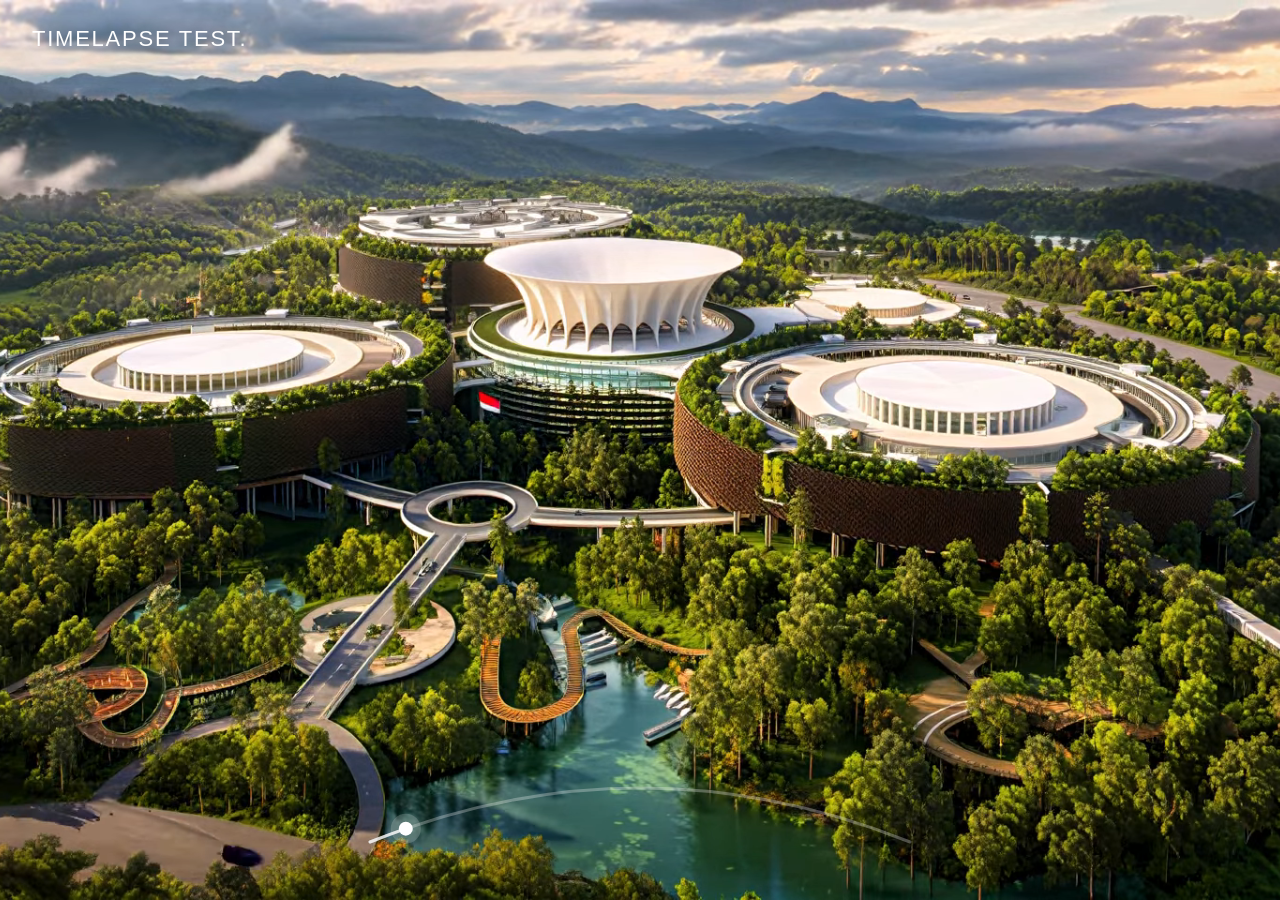
<file: index.html>
<!DOCTYPE html>
<html lang="id">
<head>
<meta charset="UTF-8">
<meta name="viewport" content="width=device-width, initial-scale=1, viewport-fit=cover">
<title>TIMELAPSE TEST.</title>
<link rel="stylesheet" href="css/style.css">
</head>
<body class="landing">

<video class="bg" id="video" autoplay muted loop playsinline preload="auto"></video>
<canvas class="stage" id="stage"></canvas>

<h1 class="title" id="title"></h1>

<div class="arc" id="arc" role="slider" tabindex="0"
     aria-label="Posisi video" aria-valuemin="0" aria-valuemax="100" aria-valuenow="0">
  <svg viewBox="0 0 600 130" aria-hidden="true">
    <path id="path" class="track" d="M 30 100 Q 300 -8 570 100" />
    <path id="fill" class="fill" d="M 30 100 Q 300 -8 570 100" pathLength="1" stroke-dasharray="0 1" />
    <path class="hit" d="M 30 100 Q 300 -8 570 100" />
    <g id="thumb">
      <circle class="wave" r="30" />
      <circle class="wave" r="30" />
      <circle class="wave" r="30" />
      <circle class="halo" r="15" />
      <circle class="dot" r="7" />
    </g>
  </svg>
</div>

<script src="js/content.js"></script>
<script>
(function () {
  var C = window.STRIP_CONTENT;
  var S = Object.assign({
    dashColor: '#fff', dashWidth: 2, dash: [10, 8], dashSpeed: 40,
    lift: 0.05, ease: 0.14, shadowBlur: 40, shadowAlpha: 0.45
  }, C.style);
  var VW = C.videoSize[0], VH = C.videoSize[1];

  var video = document.getElementById('video');
  video.src = C.video;
  document.getElementById('title').textContent = C.title;
  document.title = C.title;

  /* ================= Slider arc ================= */
  var arc = document.getElementById('arc');
  var svg = arc.querySelector('svg');
  var path = document.getElementById('path');
  var fill = document.getElementById('fill');
  var thumb = document.getElementById('thumb');
  var len = path.getTotalLength();
  var N = 240, samples = [];
  for (var i = 0; i <= N; i++) samples.push(path.getPointAtLength(len * i / N));
  var dragging = false, wasPlaying = true, t = 0;

  function renderArc(p) {
    t = Math.max(0, Math.min(1, p));
    var pt = path.getPointAtLength(len * t);
    thumb.setAttribute('transform', 'translate(' + pt.x + ' ' + pt.y + ')');
    fill.setAttribute('stroke-dasharray', t + ' 1');
    arc.setAttribute('aria-valuenow', Math.round(t * 100));
  }
  function nearest(e) {
    var m = svg.getScreenCTM().inverse();
    var p = svg.createSVGPoint(); p.x = e.clientX; p.y = e.clientY;
    p = p.matrixTransform(m);
    var best = 0, bd = Infinity;
    for (var i = 0; i <= N; i++) {
      var dx = samples[i].x - p.x, dy = samples[i].y - p.y, d = dx * dx + dy * dy;
      if (d < bd) { bd = d; best = i; }
    }
    return best / N;
  }
  function seek(p) {
    renderArc(p);
    if (video.duration) video.currentTime = t * video.duration;
  }
  svg.addEventListener('pointerdown', function (e) {
    dragging = true; wasPlaying = !video.paused; video.pause();
    arc.classList.add('drag'); svg.setPointerCapture(e.pointerId); seek(nearest(e));
  });
  svg.addEventListener('pointermove', function (e) { if (dragging) seek(nearest(e)); });
  function endDrag() {
    if (!dragging) return;
    dragging = false; arc.classList.remove('drag');
    if (wasPlaying) video.play().catch(function () {});
  }
  svg.addEventListener('pointerup', endDrag);
  svg.addEventListener('pointercancel', endDrag);
  arc.addEventListener('keydown', function (e) {
    var step = e.shiftKey ? 0.1 : 0.02;
    if (e.key === 'ArrowRight' || e.key === 'ArrowUp')   { seek(t + step); e.preventDefault(); }
    if (e.key === 'ArrowLeft'  || e.key === 'ArrowDown') { seek(t - step); e.preventDefault(); }
    if (e.key === 'Home') { seek(0); e.preventDefault(); }
    if (e.key === 'End')  { seek(1); e.preventDefault(); }
  });
  renderArc(0);

  /* ================= Area strip ================= */
  var canvas = document.getElementById('stage');
  var ctx = canvas.getContext('2d');
  var W = 0, H = 0;

  var areas = (C.areas || []).filter(function (a) { return a.points && a.points.length >= 3; })
    .map(function (a) {
      var cx = 0, cy = 0;
      a.points.forEach(function (p) { cx += p[0]; cy += p[1]; });
      return { id: a.id, name: a.name, points: a.points,
               cx: cx / a.points.length, cy: cy / a.points.length, k: 0 };
    });

  function resize() {
    var dpr = window.devicePixelRatio || 1;
    W = window.innerWidth; H = window.innerHeight;
    canvas.width = Math.round(W * dpr); canvas.height = Math.round(H * dpr);
    ctx.setTransform(dpr, 0, 0, dpr, 0, 0);
  }
  window.addEventListener('resize', resize);
  resize();

  // Sama seperti object-fit: cover
  function cover() {
    var s = Math.max(W / VW, H / VH);
    return { s: s, ox: (W - VW * s) / 2, oy: (H - VH * s) / 2 };
  }

  function inside(pt, poly) {
    var x = pt[0], y = pt[1], c = false;
    for (var i = 0, j = poly.length - 1; i < poly.length; j = i++) {
      var xi = poly[i][0], yi = poly[i][1], xj = poly[j][0], yj = poly[j][1];
      if ((yi > y) !== (yj > y) && x < (xj - xi) * (y - yi) / (yj - yi) + xi) c = !c;
    }
    return c;
  }
  function hitTest(clientX, clientY) {
    var m = cover();
    var v = [(clientX - m.ox) / m.s, (clientY - m.oy) / m.s];
    for (var i = areas.length - 1; i >= 0; i--) if (inside(v, areas[i].points)) return areas[i];
    return null;
  }

  var hover = null, pinned = null;

  document.addEventListener('pointermove', function (e) {
    if (e.pointerType !== 'mouse') return;
    if (e.target.closest && e.target.closest('.arc')) { hover = null; }
    else { hover = hitTest(e.clientX, e.clientY); }
    document.documentElement.style.cursor = hover ? 'pointer' : '';
  });
  document.addEventListener('pointerleave', function () { hover = null; });
  document.addEventListener('pointerdown', function (e) {
    if (e.pointerType === 'mouse') return;            // sentuh/pen: tap untuk menyalakan
    if (e.target.closest && e.target.closest('.arc')) return;
    var hit = hitTest(e.clientX, e.clientY);
    pinned = (hit && hit !== pinned) ? hit : null;
  });

  function tracePath(P) {
    ctx.beginPath();
    ctx.moveTo(P[0][0], P[0][1]);
    for (var i = 1; i < P.length; i++) ctx.lineTo(P[i][0], P[i][1]);
    ctx.closePath();
  }

  function drawArea(a, m, now) {
    var k = a.k, e = k * k * (3 - 2 * k);              // smoothstep
    var sc = 1 + S.lift * e;
    var cx = m.ox + a.cx * m.s, cy = m.oy + a.cy * m.s;
    var Q = a.points.map(function (p) {
      var x = m.ox + p[0] * m.s, y = m.oy + p[1] * m.s;
      return [cx + (x - cx) * sc, cy + (y - cy) * sc];
    });

    // bayangan
    ctx.save();
    ctx.shadowColor = 'rgba(0,0,0,' + (S.shadowAlpha * e) + ')';
    ctx.shadowBlur = S.shadowBlur * e;
    ctx.shadowOffsetY = 12 * e;
    tracePath(Q); ctx.fillStyle = '#000'; ctx.fill();
    ctx.restore();

    // video terpotong + diperbesar
    ctx.save();
    tracePath(Q); ctx.clip();
    ctx.translate(cx, cy); ctx.scale(sc, sc); ctx.translate(-cx, -cy);
    ctx.drawImage(video, m.ox, m.oy, VW * m.s, VH * m.s);
    ctx.restore();

    // garis putus-putus bergerak
    ctx.save();
    tracePath(Q);
    ctx.setLineDash(S.dash);
    ctx.lineDashOffset = -(now / 1000) * S.dashSpeed;
    ctx.lineWidth = S.dashWidth;
    ctx.lineJoin = 'round';
    ctx.strokeStyle = S.dashColor;
    ctx.globalAlpha = e;
    ctx.stroke();
    ctx.restore();
  }

  function frame(now) {
    ctx.clearRect(0, 0, W, H);
    var m = cover();
    for (var i = 0; i < areas.length; i++) {
      var a = areas[i];
      var target = (a === hover || a === pinned) ? 1 : 0;
      a.k += (target - a.k) * S.ease;
      if (Math.abs(target - a.k) < 0.002) a.k = target;
      if (a.k > 0) drawArea(a, m, now);
    }
    if (!dragging && video.duration) renderArc(video.currentTime / video.duration);
    requestAnimationFrame(frame);
  }
  requestAnimationFrame(frame);

  video.play().catch(function () {});
})();
</script>
</body>
</html>
</file>
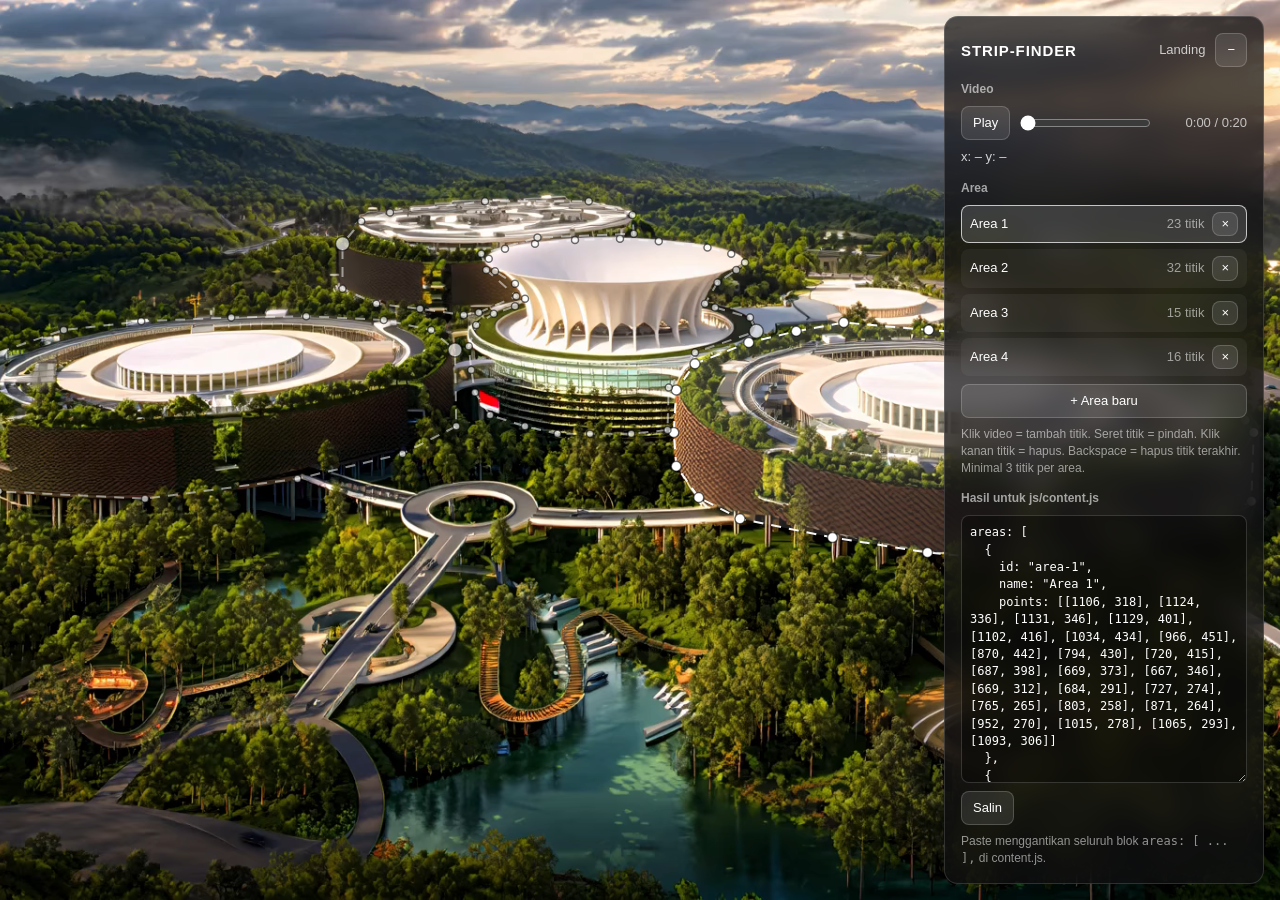
<file: strip-finder.html>
<!DOCTYPE html>
<html lang="id">
<head>
<meta charset="UTF-8">
<meta name="viewport" content="width=device-width, initial-scale=1, viewport-fit=cover">
<title>Strip Finder</title>
<link rel="stylesheet" href="css/style.css">
</head>
<body class="finder">

<video class="bg" id="video" muted loop playsinline preload="auto"></video>
<canvas class="stage" id="stage"></canvas>

<aside class="panel" id="panel">
  <div class="panel-head">
    <h1>STRIP-FINDER</h1>
    <div class="links">
      <a href="index.html">Landing</a>
      <button id="collapse" type="button" aria-label="Ciutkan panel">−</button>
    </div>
  </div>

  <section>
    <h2>Video</h2>
    <div class="row">
      <button id="play" type="button">Play</button>
      <input id="seek" type="range" min="0" max="1000" value="0" step="1" aria-label="Posisi video">
      <span class="time" id="time">0:00 / 0:00</span>
    </div>
    <div class="readout" id="readout">x: –  y: –</div>
  </section>

  <section>
    <h2>Area</h2>
    <div class="areas" id="areas"></div>
    <button id="addArea" type="button">+ Area baru</button>
    <p class="hint">Klik video = tambah titik. Seret titik = pindah. Klik kanan titik = hapus. Backspace = hapus titik terakhir. Minimal 3 titik per area.</p>
  </section>

  <section style="flex:1; min-height:0;">
    <h2>Hasil untuk js/content.js</h2>
    <textarea id="output" readonly spellcheck="false"></textarea>
    <div class="row">
      <button id="copy" type="button">Salin</button>
      <span class="hint" id="status"></span>
    </div>
    <p class="hint">Paste menggantikan seluruh blok <code>areas: [ ... ],</code> di content.js.</p>
  </section>
</aside>

<script src="js/content.js"></script>
<script>
(function () {
  var C = window.STRIP_CONTENT;
  var S = Object.assign({ dashSpeed: 40, dash: [10, 8] }, C.style);
  var VW = C.videoSize[0], VH = C.videoSize[1];

  var video = document.getElementById('video');
  var canvas = document.getElementById('stage');
  var ctx = canvas.getContext('2d');
  var panel = document.getElementById('panel');
  var listEl = document.getElementById('areas');
  var outEl = document.getElementById('output');
  var statusEl = document.getElementById('status');
  var readout = document.getElementById('readout');
  var playBtn = document.getElementById('play');
  var seekEl = document.getElementById('seek');
  var timeEl = document.getElementById('time');

  video.src = C.video;
  video.muted = true;

  /* ---------- Data (dimuat dari content.js) ---------- */
  var areas = (C.areas || []).map(function (a) {
    return { id: a.id, name: a.name, points: a.points.map(function (p) { return [p[0], p[1]]; }) };
  });
  var cur = areas.length ? 0 : -1;
  var drag = null, mouse = null, W = 0, H = 0;

  /* ---------- Canvas & koordinat ---------- */
  function resize() {
    var dpr = window.devicePixelRatio || 1;
    W = window.innerWidth; H = window.innerHeight;
    canvas.width = Math.round(W * dpr); canvas.height = Math.round(H * dpr);
    ctx.setTransform(dpr, 0, 0, dpr, 0, 0);
  }
  window.addEventListener('resize', resize);
  resize();

  function cover() {
    var s = Math.max(W / VW, H / VH);
    return { s: s, ox: (W - VW * s) / 2, oy: (H - VH * s) / 2 };
  }
  function toVideo(e) {
    var m = cover();
    var x = Math.round((e.clientX - m.ox) / m.s), y = Math.round((e.clientY - m.oy) / m.s);
    return [Math.max(0, Math.min(VW, x)), Math.max(0, Math.min(VH, y))];
  }
  function toScreen(p, m) { return [m.ox + p[0] * m.s, m.oy + p[1] * m.s]; }

  function findVertex(cx, cy) {
    var m = cover(), best = null, bd = 14 * 14;
    for (var ai = 0; ai < areas.length; ai++) {
      for (var pi = 0; pi < areas[ai].points.length; pi++) {
        var s = toScreen(areas[ai].points[pi], m);
        var d = (s[0] - cx) * (s[0] - cx) + (s[1] - cy) * (s[1] - cy);
        if (d <= bd) { bd = d; best = { ai: ai, pi: pi }; }
      }
    }
    return best;
  }

  /* ---------- Area & panel ---------- */
  function nextId() {
    var n = 1;
    while (areas.some(function (a) { return a.id === 'area-' + n; })) n++;
    return n;
  }
  function newArea() {
    var n = nextId();
    areas.push({ id: 'area-' + n, name: 'Area ' + n, points: [] });
    cur = areas.length - 1;
  }

  function renderList() {
    listEl.innerHTML = '';
    areas.forEach(function (a, i) {
      var row = document.createElement('div');
      row.className = 'area-item' + (i === cur ? ' active' : '');
      var input = document.createElement('input');
      input.value = a.name; input.setAttribute('aria-label', 'Nama area');
      input.addEventListener('input', function () { a.name = input.value; updateOutput(); });
      var count = document.createElement('span');
      count.className = 'count'; count.textContent = a.points.length + ' titik';
      var del = document.createElement('button');
      del.className = 'del'; del.type = 'button'; del.textContent = '×';
      del.setAttribute('aria-label', 'Hapus ' + a.name);
      del.addEventListener('click', function (ev) {
        ev.stopPropagation();
        if (a.points.length && !confirm('Hapus "' + a.name + '"?')) return;
        areas.splice(i, 1);
        cur = areas.length ? Math.min(cur, areas.length - 1) : -1;
        if (cur > i) cur--;
        renderList(); updateOutput();
      });
      row.addEventListener('click', function () {
        cur = i;
        Array.prototype.forEach.call(listEl.children, function (el, j) {
          el.classList.toggle('active', j === cur);
        });
      });
      row.appendChild(input); row.appendChild(count); row.appendChild(del);
      listEl.appendChild(row);
    });
  }

  function buildOutput() {
    var valid = areas.filter(function (a) { return a.points.length >= 3; });
    if (!valid.length) return 'areas: [],';
    var out = 'areas: [\n';
    valid.forEach(function (a, i) {
      out += '  {\n    id: ' + JSON.stringify(a.id) + ',\n    name: ' + JSON.stringify(a.name) +
        ',\n    points: [' + a.points.map(function (p) { return '[' + p[0] + ', ' + p[1] + ']'; }).join(', ') +
        ']\n  }' + (i < valid.length - 1 ? ',' : '') + '\n';
    });
    return out + '],';
  }
  function updateOutput() {
    outEl.value = buildOutput();
    var bad = areas.filter(function (a) { return a.points.length < 3; }).length;
    statusEl.textContent = bad ? bad + ' area (<3 titik) tidak ikut diekspor' : '';
  }
  function changed(structural) { if (structural) renderList(); updateOutput(); }

  document.getElementById('addArea').addEventListener('click', function () {
    newArea(); changed(true);
  });

  document.getElementById('copy').addEventListener('click', function () {
    var btn = this, text = outEl.value;
    function done() { btn.textContent = 'Tersalin'; setTimeout(function () { btn.textContent = 'Salin'; }, 1500); }
    if (navigator.clipboard && navigator.clipboard.writeText) {
      navigator.clipboard.writeText(text).then(done, fallback);
    } else fallback();
    function fallback() { outEl.select(); try { document.execCommand('copy'); done(); } catch (e) {} }
  });

  document.getElementById('collapse').addEventListener('click', function () {
    panel.classList.toggle('collapsed');
    this.textContent = panel.classList.contains('collapsed') ? '+' : '−';
  });

  /* ---------- Kontrol video ---------- */
  function fmt(s) {
    if (!isFinite(s)) return '0:00';
    var m = Math.floor(s / 60), r = Math.floor(s % 60);
    return m + ':' + (r < 10 ? '0' : '') + r;
  }
  function togglePlay() { if (video.paused) video.play().catch(function () {}); else video.pause(); }
  playBtn.addEventListener('click', togglePlay);
  video.addEventListener('play',  function () { playBtn.textContent = 'Pause'; });
  video.addEventListener('pause', function () { playBtn.textContent = 'Play'; });
  var scrubbing = false;
  seekEl.addEventListener('input', function () {
    scrubbing = true;
    if (video.duration) video.currentTime = seekEl.value / 1000 * video.duration;
  });
  seekEl.addEventListener('change', function () { scrubbing = false; });

  /* ---------- Interaksi canvas ---------- */
  canvas.addEventListener('pointerdown', function (e) {
    if (e.button !== 0) return;
    var hit = findVertex(e.clientX, e.clientY);
    if (hit) {
      cur = hit.ai; drag = hit;
      canvas.setPointerCapture(e.pointerId);
      Array.prototype.forEach.call(listEl.children, function (el, j) { el.classList.toggle('active', j === cur); });
      return;
    }
    if (cur < 0) newArea();
    areas[cur].points.push(toVideo(e));
    changed(true);
  });
  canvas.addEventListener('pointermove', function (e) {
    mouse = [e.clientX, e.clientY];
    var v = toVideo(e);
    readout.textContent = 'x: ' + v[0] + '   y: ' + v[1];
    if (drag) { areas[drag.ai].points[drag.pi] = v; updateOutput(); }
    else canvas.style.cursor = findVertex(e.clientX, e.clientY) ? 'move' : 'crosshair';
  });
  canvas.addEventListener('pointerup', function () { drag = null; });
  canvas.addEventListener('pointercancel', function () { drag = null; });
  canvas.addEventListener('pointerleave', function () { mouse = null; });
  canvas.addEventListener('contextmenu', function (e) {
    e.preventDefault();
    var hit = findVertex(e.clientX, e.clientY);
    if (hit) { areas[hit.ai].points.splice(hit.pi, 1); changed(true); }
  });

  document.addEventListener('keydown', function (e) {
    var tag = (e.target.tagName || '').toLowerCase();
    if (tag === 'input' || tag === 'textarea') return;
    if (e.key === ' ' && tag !== 'button') { e.preventDefault(); togglePlay(); }
    if ((e.key === 'Backspace' || ((e.ctrlKey || e.metaKey) && e.key.toLowerCase() === 'z')) &&
        cur >= 0 && areas[cur].points.length) {
      e.preventDefault(); areas[cur].points.pop(); changed(true);
    }
  });

  /* ---------- Gambar ---------- */
  function trace(P, close) {
    ctx.beginPath();
    ctx.moveTo(P[0][0], P[0][1]);
    for (var i = 1; i < P.length; i++) ctx.lineTo(P[i][0], P[i][1]);
    if (close) ctx.closePath();
  }

  function frame(now) {
    ctx.clearRect(0, 0, W, H);
    var m = cover();

    areas.forEach(function (a, ai) {
      if (!a.points.length) return;
      var active = ai === cur;
      var P = a.points.map(function (p) { return toScreen(p, m); });

      if (P.length >= 2) {
        trace(P, P.length >= 3);
        if (active && P.length >= 3) { ctx.fillStyle = 'rgba(255,255,255,.12)'; ctx.fill(); }
        ctx.save();
        ctx.setLineDash(S.dash);
        ctx.lineDashOffset = -(now / 1000) * S.dashSpeed;
        ctx.lineWidth = 2; ctx.lineJoin = 'round';
        ctx.strokeStyle = active ? 'rgba(255,255,255,.95)' : 'rgba(255,255,255,.5)';
        ctx.stroke();
        ctx.restore();
      }

      // garis pratinjau ke kursor
      if (active && mouse && !drag) {
        var last = P[P.length - 1];
        ctx.save();
        ctx.setLineDash([3, 5]); ctx.lineWidth = 1.5;
        ctx.strokeStyle = 'rgba(255,255,255,.55)';
        ctx.beginPath(); ctx.moveTo(last[0], last[1]); ctx.lineTo(mouse[0], mouse[1]); ctx.stroke();
        ctx.restore();
      }

      // titik
      P.forEach(function (p, pi) {
        ctx.beginPath();
        ctx.arc(p[0], p[1], pi === 0 ? 7 : (active ? 5 : 3.5), 0, Math.PI * 2);
        ctx.fillStyle = active ? '#fff' : 'rgba(255,255,255,.65)';
        ctx.fill();
        ctx.lineWidth = 1.5; ctx.strokeStyle = 'rgba(0,0,0,.55)'; ctx.stroke();
      });
    });

    if (!scrubbing && video.duration) seekEl.value = Math.round(video.currentTime / video.duration * 1000);
    timeEl.textContent = fmt(video.currentTime) + ' / ' + fmt(video.duration);
    requestAnimationFrame(frame);
  }

  renderList();
  updateOutput();
  requestAnimationFrame(frame);
})();
</script>
</body>
</html>
</file>
<file: css/style.css>
/* ==========================================================
   style.css — dipakai bersama oleh index.html & strip-finder.html
   ========================================================== */

:root { box-sizing: border-box; }
*, *::before, *::after { box-sizing: inherit; }

html, body {
  height: 100%;
  margin: 0;
  background: #000;
  overflow: hidden;
  font-family: "Helvetica Neue", Arial, system-ui, sans-serif;
  color: #fff;
}

/* ---------- Video & canvas (dipakai kedua halaman) ---------- */
.bg {
  position: fixed; inset: 0;
  width: 100%; height: 100%;
  object-fit: cover;
  z-index: 0;
}

.stage {
  position: fixed; inset: 0;
  width: 100%; height: 100%;
  z-index: 1;
}
.landing .stage { pointer-events: none; }
.finder  .stage { cursor: crosshair; touch-action: none; }

/* ---------- Landing: judul ---------- */
.title {
  position: fixed; z-index: 2;
  top: max(28px, env(safe-area-inset-top));
  left: max(32px, env(safe-area-inset-left));
  margin: 0;
  color: #fff;
  font-size: clamp(16px, 2vw, 22px);
  font-weight: 500;
  line-height: 1;
  letter-spacing: .08em;
  text-shadow: 0 1px 14px rgba(0,0,0,.35);
}

/* ---------- Landing: slider arc ---------- */
.arc {
  position: fixed; z-index: 2;
  left: 50%; transform: translateX(-50%);
  bottom: max(28px, env(safe-area-inset-bottom));
  width: min(600px, 88vw);
  touch-action: none;
  user-select: none; -webkit-user-select: none;
  outline: none;
}
.arc svg { display: block; width: 100%; height: auto; overflow: visible; cursor: pointer; }

.arc .track { fill: none; stroke: rgba(255,255,255,.28); stroke-width: 3; stroke-linecap: round; }
.arc .fill  { fill: none; stroke: rgba(255,255,255,.75); stroke-width: 3; stroke-linecap: round; }
.arc .hit   { fill: none; stroke: transparent; stroke-width: 56; }

.arc .dot  { fill: #fff; }
.arc .halo { fill: rgba(255,255,255,.18); }
.arc .wave {
  fill: rgba(255,255,255,.14);
  stroke: rgba(255,255,255,.55);
  stroke-width: 1;
  transform-box: fill-box; transform-origin: center;
  opacity: 0;
  animation: wave 2.6s cubic-bezier(.2,.6,.3,1) infinite;
}
.arc .wave:nth-child(2) { animation-delay: .87s; }
.arc .wave:nth-child(3) { animation-delay: 1.74s; }
.arc.drag .wave { animation-duration: 1.3s; }
.arc.drag .halo { fill: rgba(255,255,255,.3); }

@keyframes wave {
  0%   { transform: scale(.3); opacity: .9; }
  100% { transform: scale(1);  opacity: 0; }
}

.arc:focus-visible .dot { stroke: rgba(255,255,255,.9); stroke-width: 3; paint-order: stroke; }

@media (prefers-reduced-motion: reduce) {
  .arc .wave { animation: none; opacity: .35; transform: scale(.8); }
}

/* ==========================================================
   Strip-finder: panel
   ========================================================== */
.panel {
  position: fixed; z-index: 3;
  top: 16px; right: 16px; bottom: 16px;
  width: 320px;
  display: flex; flex-direction: column; gap: 14px;
  padding: 16px;
  background: rgba(16,16,18,.72);
  -webkit-backdrop-filter: blur(14px); backdrop-filter: blur(14px);
  border: 1px solid rgba(255,255,255,.14);
  border-radius: 14px;
  font-size: 13px;
  line-height: 1.4;
  overflow-y: auto;
}
.panel.collapsed { bottom: auto; width: auto; }
.panel.collapsed > *:not(.panel-head) { display: none; }

.panel-head { display: flex; align-items: center; justify-content: space-between; gap: 8px; }
.panel-head h1 { margin: 0; font-size: 15px; font-weight: 600; letter-spacing: .06em; }
.panel-head .links { display: flex; align-items: center; gap: 10px; }
.panel a { color: rgba(255,255,255,.75); text-decoration: none; }
.panel a:hover { color: #fff; }

.panel section { display: flex; flex-direction: column; gap: 8px; }
.panel h2 { margin: 0; font-size: 12px; font-weight: 600; color: rgba(255,255,255,.6); }

.panel button {
  font: inherit; color: #fff; cursor: pointer;
  padding: 7px 11px;
  background: rgba(255,255,255,.1);
  border: 1px solid rgba(255,255,255,.18);
  border-radius: 8px;
}
.panel button:hover { background: rgba(255,255,255,.2); }
.panel button:focus-visible,
.panel input:focus-visible,
.panel textarea:focus-visible { outline: 2px solid #fff; outline-offset: 2px; }

.row { display: flex; align-items: center; gap: 8px; }
.row input[type="range"] { flex: 1; accent-color: #fff; }
.row .time { min-width: 86px; text-align: right; font-variant-numeric: tabular-nums; color: rgba(255,255,255,.7); }

.areas { display: flex; flex-direction: column; gap: 6px; max-height: 190px; overflow-y: auto; }
.area-item {
  display: flex; align-items: center; gap: 8px;
  padding: 6px 8px;
  border: 1px solid transparent;
  border-radius: 8px;
  background: rgba(255,255,255,.05);
  cursor: pointer;
}
.area-item.active { border-color: rgba(255,255,255,.7); background: rgba(255,255,255,.14); }
.area-item input {
  flex: 1; min-width: 0;
  font: inherit; color: #fff;
  background: transparent; border: 0; padding: 2px 0;
}
.area-item .count { color: rgba(255,255,255,.55); font-variant-numeric: tabular-nums; }
.area-item .del { padding: 2px 8px; }

.readout { font-variant-numeric: tabular-nums; color: rgba(255,255,255,.8); }

.panel textarea {
  width: 100%; min-height: 150px; flex: 1;
  resize: vertical;
  font: 12px/1.45 ui-monospace, Menlo, Consolas, monospace;
  color: #fff;
  background: rgba(0,0,0,.35);
  border: 1px solid rgba(255,255,255,.16);
  border-radius: 8px;
  padding: 8px;
}

.hint { margin: 0; color: rgba(255,255,255,.55); font-size: 12px; }

@media (max-width: 720px) {
  .panel { left: 12px; right: 12px; top: auto; bottom: 12px; width: auto; max-height: 56vh; }
}
</file>
